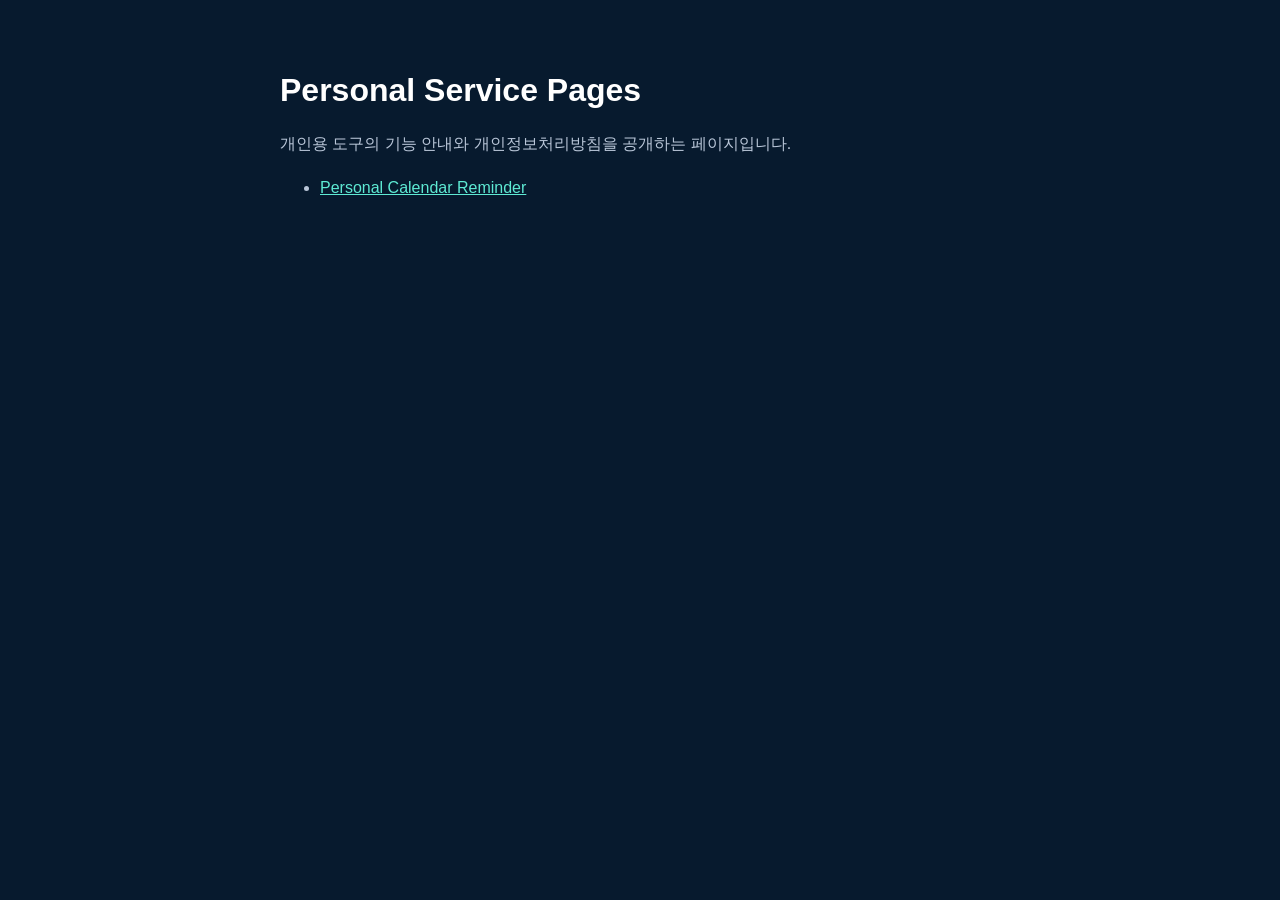
<file: index.html>
<!doctype html>
<html lang="ko">
<head>
  <meta charset="utf-8">
  <meta name="viewport" content="width=device-width, initial-scale=1">
  <title>Personal Service Pages</title>
  <link rel="stylesheet" href="site.css">
</head>
<body>
  <main>
    <h1>Personal Service Pages</h1>
    <p>개인용 도구의 기능 안내와 개인정보처리방침을 공개하는 페이지입니다.</p>
    <ul>
      <li><a href="calendar-reminder/">Personal Calendar Reminder</a></li>
    </ul>
  </main>
</body>
</html>
</file>
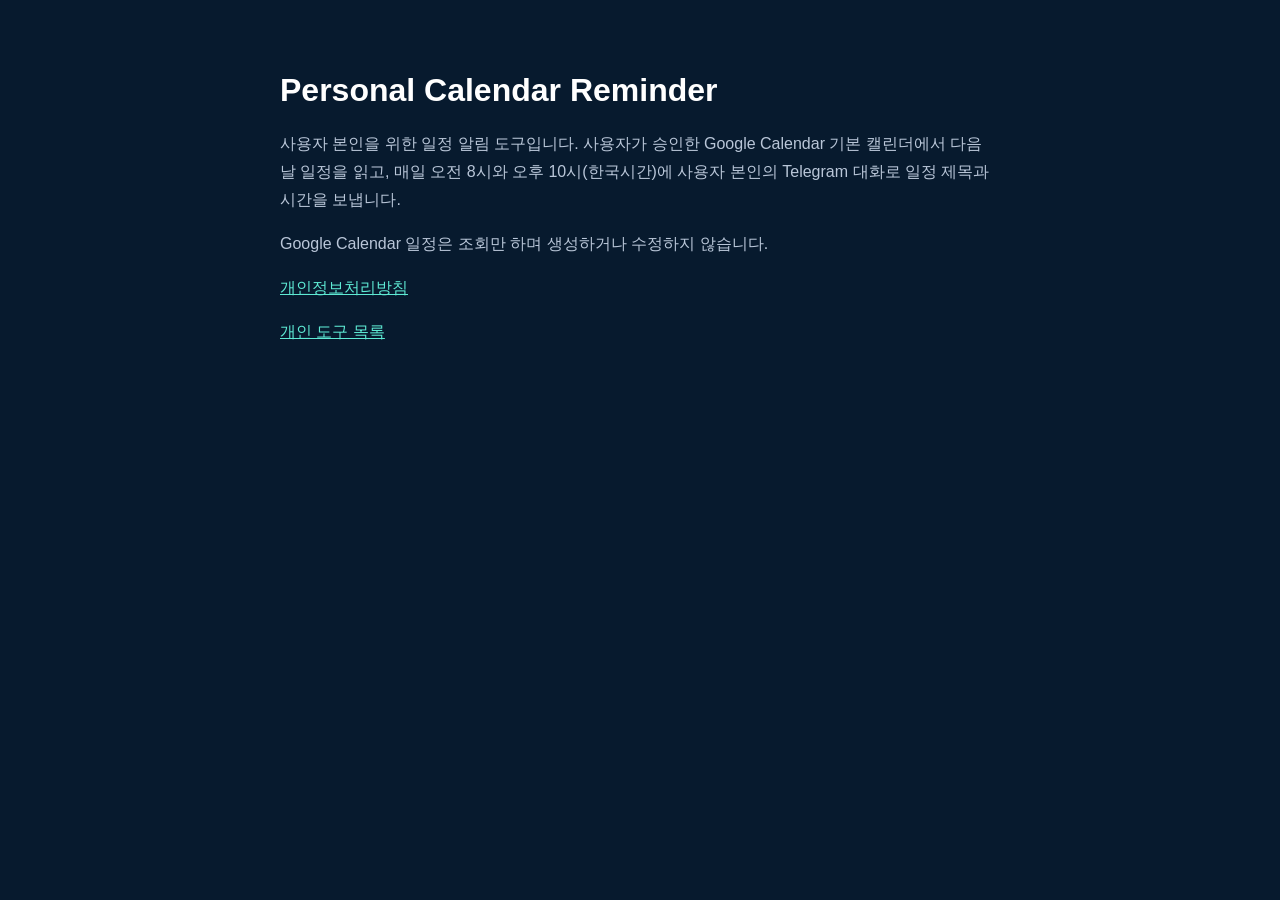
<file: calendar-reminder/index.html>
<!doctype html>
<html lang="ko">
<head>
  <meta charset="utf-8">
  <meta name="viewport" content="width=device-width, initial-scale=1">
  <meta name="description" content="Personal Calendar Reminder - 개인 Google Calendar 일정 알림">
  <title>Personal Calendar Reminder</title>
  <link rel="stylesheet" href="../site.css">
</head>
<body>
  <main>
    <h1>Personal Calendar Reminder</h1>
    <p>사용자 본인을 위한 일정 알림 도구입니다. 사용자가 승인한 Google Calendar 기본 캘린더에서 다음 날 일정을 읽고, 매일 오전 8시와 오후 10시(한국시간)에 사용자 본인의 Telegram 대화로 일정 제목과 시간을 보냅니다.</p>
    <p>Google Calendar 일정은 조회만 하며 생성하거나 수정하지 않습니다.</p>
    <p><a href="privacy.html">개인정보처리방침</a></p>
    <p><a href="../">개인 도구 목록</a></p>
  </main>
</body>
</html>
</file>
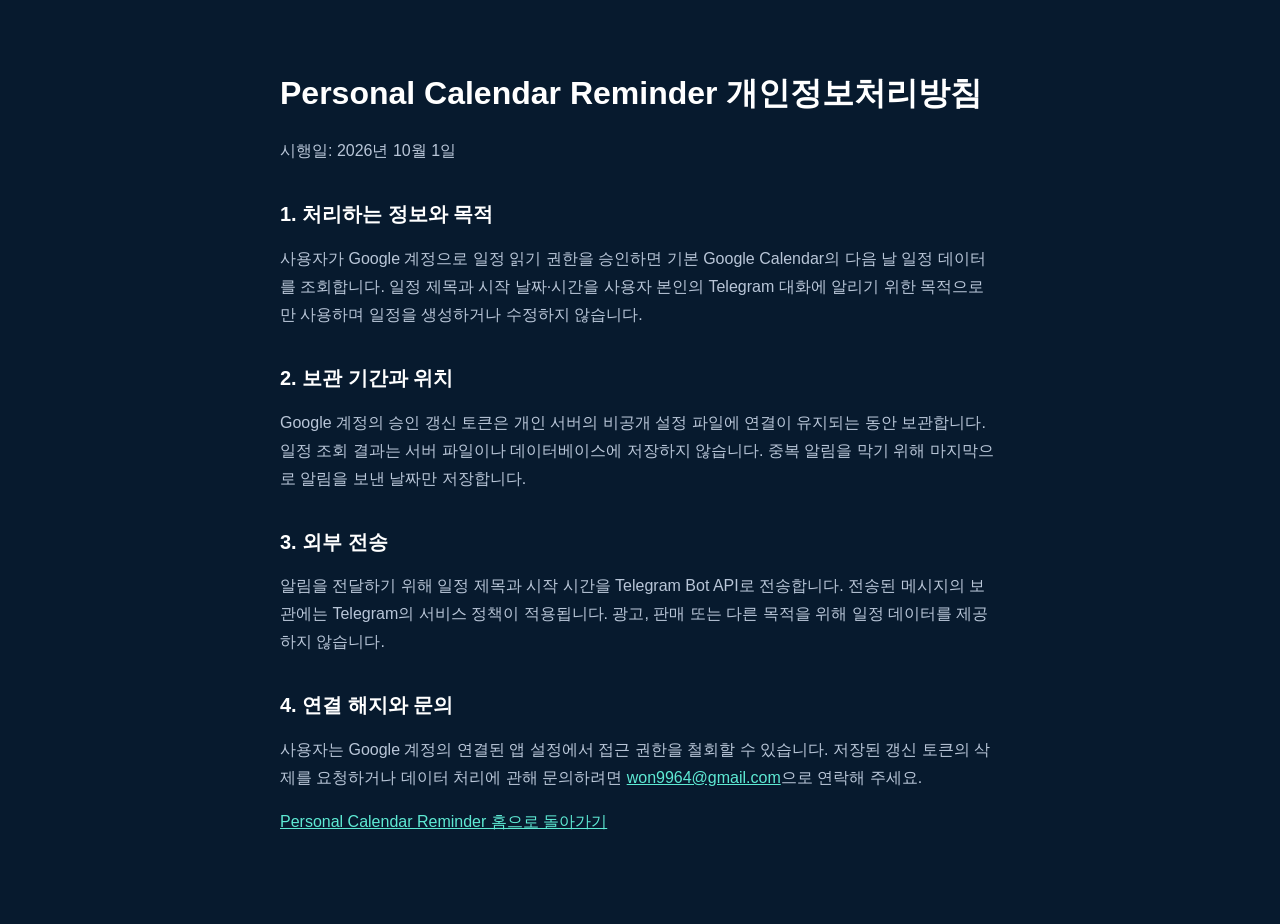
<file: calendar-reminder/privacy.html>
<!doctype html>
<html lang="ko">
<head>
  <meta charset="utf-8">
  <meta name="viewport" content="width=device-width, initial-scale=1">
  <meta name="description" content="Personal Calendar Reminder 개인정보처리방침">
  <title>개인정보처리방침 | Personal Calendar Reminder</title>
  <link rel="stylesheet" href="../site.css">
</head>
<body>
  <main>
    <h1>Personal Calendar Reminder 개인정보처리방침</h1>
    <p>시행일: 2026년 10월 1일</p>

    <h2>1. 처리하는 정보와 목적</h2>
    <p>사용자가 Google 계정으로 일정 읽기 권한을 승인하면 기본 Google Calendar의 다음 날 일정 데이터를 조회합니다. 일정 제목과 시작 날짜·시간을 사용자 본인의 Telegram 대화에 알리기 위한 목적으로만 사용하며 일정을 생성하거나 수정하지 않습니다.</p>

    <h2>2. 보관 기간과 위치</h2>
    <p>Google 계정의 승인 갱신 토큰은 개인 서버의 비공개 설정 파일에 연결이 유지되는 동안 보관합니다. 일정 조회 결과는 서버 파일이나 데이터베이스에 저장하지 않습니다. 중복 알림을 막기 위해 마지막으로 알림을 보낸 날짜만 저장합니다.</p>

    <h2>3. 외부 전송</h2>
    <p>알림을 전달하기 위해 일정 제목과 시작 시간을 Telegram Bot API로 전송합니다. 전송된 메시지의 보관에는 Telegram의 서비스 정책이 적용됩니다. 광고, 판매 또는 다른 목적을 위해 일정 데이터를 제공하지 않습니다.</p>

    <h2>4. 연결 해지와 문의</h2>
    <p>사용자는 Google 계정의 연결된 앱 설정에서 접근 권한을 철회할 수 있습니다. 저장된 갱신 토큰의 삭제를 요청하거나 데이터 처리에 관해 문의하려면 <a href="mailto:won9964@gmail.com">won9964@gmail.com</a>으로 연락해 주세요.</p>

    <p><a href="./">Personal Calendar Reminder 홈으로 돌아가기</a></p>
  </main>
</body>
</html>
</file>
<file: site.css>
:root {
  font-family: -apple-system, BlinkMacSystemFont, "Segoe UI", sans-serif;
  color: #e5edf7;
  background: #071a2e;
}
body { margin: 0; }
main { width: min(720px, calc(100% - 40px)); margin: 0 auto; padding: 72px 0; }
h1, h2 { color: #fff; }
h1 { margin-top: 0; }
h2 { margin-top: 36px; font-size: 20px; }
p, li { color: #b9c6d8; line-height: 1.75; }
a { color: #5eead4; }
</file>
